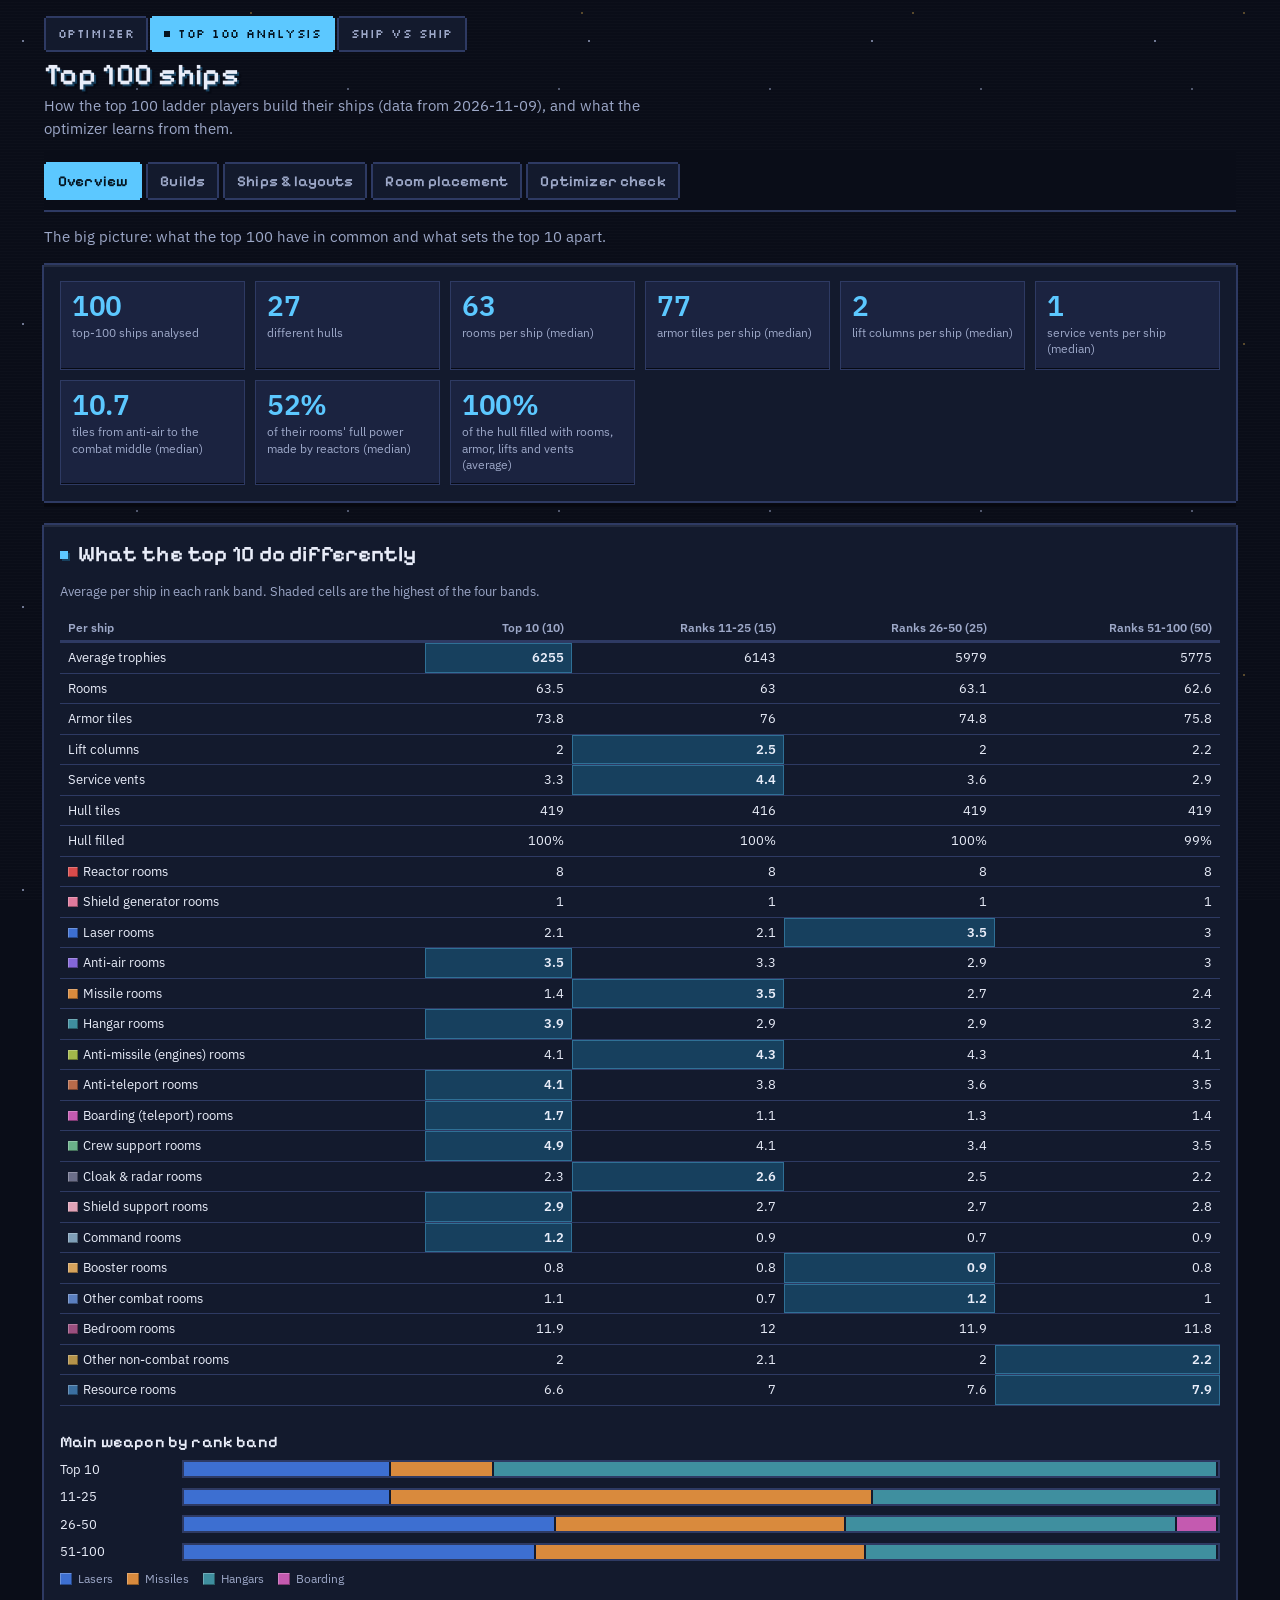
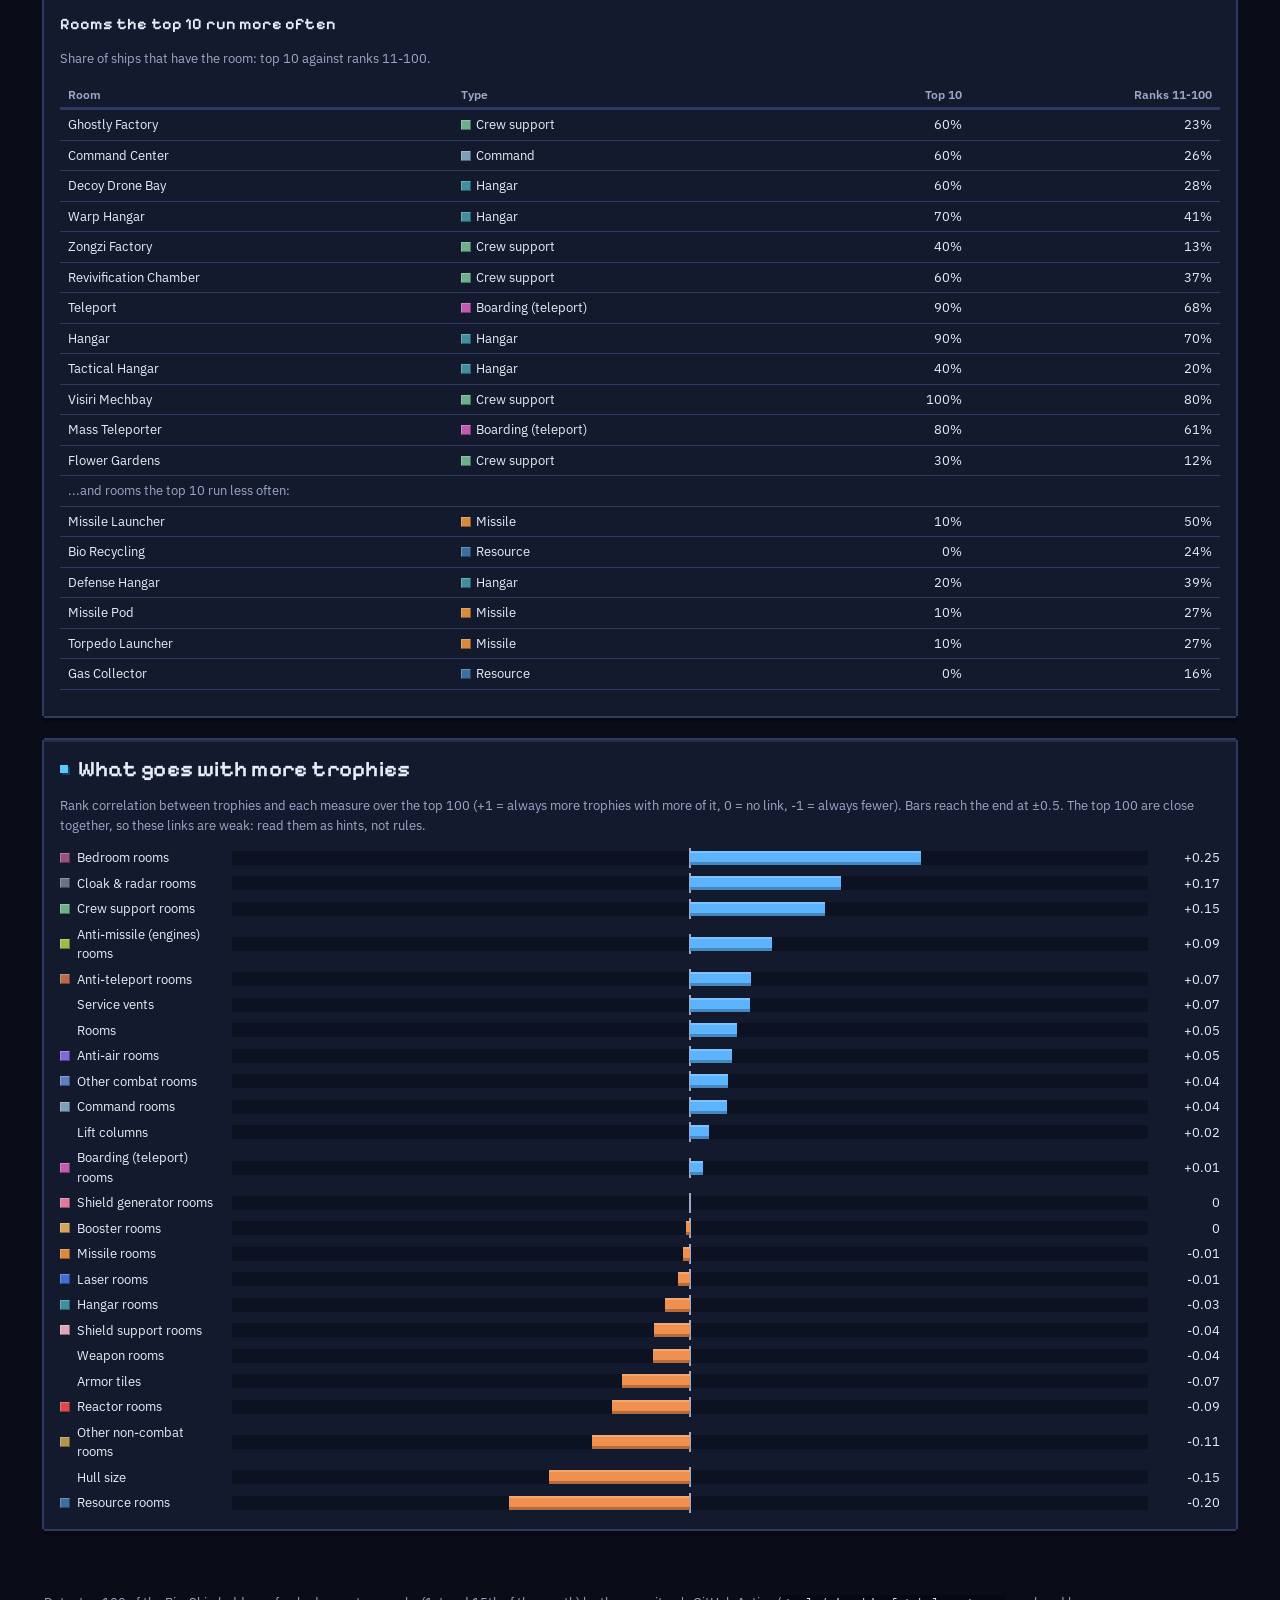
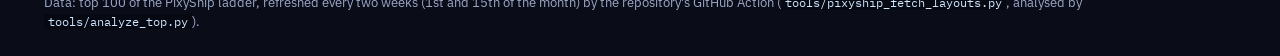
<file: analyze.html>
<!doctype html>
<html lang="en">
<head>
  <meta charset="utf-8">
  <meta name="viewport" content="width=device-width, initial-scale=1">
  <meta name="description" content="How the top 100 Pixel Starships ladder players build their ships: builds, rooms, power, gate placement and layouts.">
  <meta name="color-scheme" content="dark">
  <title>Top 100 Analysis</title>
  <meta name="theme-color" content="#0a0d18">
  <link rel="preconnect" href="https://fonts.googleapis.com">
  <link rel="preconnect" href="https://fonts.gstatic.com" crossorigin>
  <link rel="stylesheet" href="https://fonts.googleapis.com/css2?family=IBM+Plex+Mono&family=IBM+Plex+Sans:wght@400;500;600&family=Pixelify+Sans:wght@500;600&family=Silkscreen&display=swap">
  <link rel="stylesheet" href="css/theme.css">
  <link rel="stylesheet" href="css/style.css">
  <link rel="stylesheet" href="css/analyze.css">
</head>
<body>
  <header>
    <nav class="topnav" aria-label="Site"><a href="index.html">Optimizer</a><a href="analyze.html" class="active" aria-current="page">Top 100 analysis</a><a href="battle.html">Ship vs ship</a></nav>
    <h1>Top 100 ships</h1>
    <p id="subtitle">How the top 100 ladder players build their ships, and what the optimizer learns from them.</p>
  </header>

  <main class="single">
    <div id="loadMsg" class="panel muted" role="status" aria-live="polite">Loading top-100 data...</div>
    <nav class="pagetabs" id="pageTabs" hidden role="tablist" aria-label="Top 100 analysis sections">
      <a href="#overview" role="tab" data-tab="overview">Overview</a>
      <a href="#builds" role="tab" data-tab="builds">Builds</a>
      <a href="#ships" role="tab" data-tab="ships">Ships & layouts</a>
      <a href="#placement" role="tab" data-tab="placement">Room placement</a>
      <a href="#optimizer" role="tab" data-tab="optimizer">Optimizer check</a>
    </nav>
    <div class="tabpane" data-tab="overview" hidden>
      <p class="tabintro">The big picture: what the top 100 have in common and what sets the top 10 apart.</p>
    <section class="panel" id="secOverview" hidden>
      <div id="tiles" class="tiles"></div>
    </section>
    <section class="panel" id="secTiers" hidden>
      <h2>What the top 10 do differently</h2>
      <p class="muted">Average per ship in each rank band. Shaded cells are the highest of the four bands.</p>
      <div class="tablewrap free"><table id="tierTable"></table></div>
      <h3>Main weapon by rank band</h3>
      <div id="weaponMix" class="stack"></div>
      <div id="weaponLegend" class="legend"></div>
      <h3>Rooms the top 10 run more often</h3>
      <p class="muted">Share of ships that have the room: top 10 against ranks 11-100.</p>
      <div class="tablewrap free"><table id="top10Rooms"></table></div>
    </section>
    <section class="panel" id="secTrophy" hidden>
      <h2>What goes with more trophies</h2>
      <p class="muted">Rank correlation between trophies and each measure over the top 100 (+1 = always more trophies with more
        of it, 0 = no link, -1 = always fewer). Bars reach the end at &plusmn;0.5. The top 100 are close together, so these links are weak: read them as hints, not rules.</p>
      <div id="trophyBars" class="dbars"></div>
    </section>
    </div>
    <div class="tabpane" data-tab="builds" hidden>
      <p class="tabintro">Which weapon setups the top 100 fly, what rooms each build runs, and how much power they use. Plan a build here and open it in the optimizer.</p>
      <details class="glossary"><summary>What do these words mean?</summary>
        <ul class="muted">
          <li><b>Build</b>: the main weapon type a ship relies on (lasers, missiles, hangars = fighters, cannons, boarding = teleports). A hybrid mixes two.</li>
          <li><b>Anti-air / engines (anti-missile)</b>: rooms that shoot down incoming missiles and fighters.</li>
          <li><b>Anti-teleport</b>: rooms that stop enemy boarding teleports (security gates, repulsors, interdictors).</li>
          <li><b>Lifts and Service vents</b>: how crew move between rooms. Lifts go up and down, vents go sideways.</li>
          <li><b>Power made vs needed</b>: what the reactors produce compared with what all rooms would draw at full power.</li>
          <li><b>Layout letters</b> (GRA, CAR, REA...): initials of the room name. Hover a room in a layout for its full name.</li>
        </ul>
      </details>
    <section class="panel" id="secExplorer" hidden>
      <h2>Build explorer</h2>
      <p class="muted">Pick a build to see which rooms its top-100 ships run, per 100 hull tiles (so you can scale it to
        your hull) and which room of each type they prefer. <b>Plan this build</b> opens the optimizer with the room
        recommender set to it: it scales the list to your hull and keeps only rooms your ship level can build.</p>
      <div class="toolbar"><select id="exPick" aria-label="Build"></select>
        <a id="exPlan" class="btnlink" href="#">Plan this build in the optimizer</a></div>
      <div id="exInfo" class="muted"></div>
      <div class="tablewrap free"><table id="exTable"></table></div>
    </section>
    <section class="panel" id="secBuilds" hidden>
      <h2>Builds: offense and defense</h2>
      <p class="muted">Each ship is classified by its weapons (the biggest share is the build; a second weapon type with at
        least a quarter of the weapon rooms makes it a hybrid) and by its defenses compared with the rest of the top 100
        (heavy = top quarter, light = bottom quarter). Cannons = EMP, Ion, Gamma beam and similar; boarding = teleports.</p>
      <p class="muted">Bars: number of top-100 ships with that build · best rank among them.</p>
      <div id="buildBars" class="hbars"></div>
      <h3>What each build runs</h3>
      <p class="muted">Average rooms per ship (armor = armor tiles). Shaded cells are well above the top-100 middle.</p>
      <div class="tablewrap free"><table id="buildTable"></table></div>
      <h3>Every ship</h3>
      <div class="toolbar"><select id="buildFilter" aria-label="Filter by build"></select></div>
      <div class="tablewrap tall"><table id="buildShips"></table></div>
    </section>
    <section class="panel" id="secPower" hidden>
      <h2>Power: made and needed</h2>
      <p class="muted">For every top ship: the power its reactors make, and the power all its systems (weapons, shields,
        engines, crew rooms ...) draw when running at full power. The ladder data has no room levels, so every room is
        counted at the best level the ship's level allows. Players power systems as needed, so ships make far less than
        all their systems could draw. The room recommender uses each build's ratio.</p>
      <div id="powerTiles" class="tiles"></div>
      <h3>By build</h3>
      <div class="tablewrap free"><table id="powerTable"></table></div>
      <h3>Where the power goes</h3>
      <p class="muted">Share of all top ships' full-power draw, by room type.</p>
      <div id="powerDraw" class="hbars"></div>
    </section>
    </div>
    <div class="tabpane" data-tab="ships" hidden>
      <p class="tabintro">The hulls top players fly and their actual layouts. Open any hull in the optimizer to start from these layouts.</p>
    <section class="panel" id="secHulls" hidden>
      <h2>Hulls they fly</h2>
      <p class="muted">Open a hull in the optimizer: it then starts searching from these players' layouts.</p>
      <div class="tablewrap tall"><table id="hullTable"></table></div>
    </section>
    <section class="panel" id="secGallery" hidden>
      <h2>Layouts</h2>
      <div class="toolbar">
        <select id="galPick" aria-label="Player"></select>
        <a id="galOpen" class="btnlink" href="#">Open this hull in the optimizer</a>
      </div>
      <div id="galInfo" class="muted"></div>
      <div id="galBuild" class="buildlabel"></div>
      <div id="galSvg" class="layoutbox"></div>
      <div id="galLegend" class="legend"></div>
    </section>
    </div>
    <div class="tabpane" data-tab="placement" hidden>
      <p class="tabintro">Where top ships put their rooms: rooms per ship, anti-teleport gates, hull edge, neighbours, armor and lifts. The optimizer learns these patterns.</p>
    <section class="panel" id="secRooms" hidden>
      <h2>Rooms per ship</h2>
      <p class="muted">Median number of rooms of each type in a top-100 ship (bar), with the middle half of ships (line).</p>
      <div id="roomBars" class="hbars"></div>
      <h3>Most used rooms</h3>
      <div class="tablewrap tall"><table id="popTable"></table></div>
    </section>
    <section class="panel" id="secGates" hidden>
      <h2>Gate placement (anti-teleport)</h2>
      <p class="muted">Where top ships put their Teleport Interdictor Gates, Security Gates and Teleport Repulsors,
        compared with all their other combat rooms. "Left / right" matters because crew walk through rooms sideways.</p>
      <div id="gateTake" class="takeaways"></div>
      <div class="tablewrap free"><table id="gateTable"></table></div>
      <div class="grid2col">
        <div><h3>Security Gate next to a lift: the other side</h3><div id="gateLiftOther" class="hbars"></div></div>
        <div><h3>How ships place their two Interdictor Gates</h3><div id="gatePairs" class="hbars"></div></div>
      </div>
      <h3>Gates per ship</h3>
      <div class="tablewrap free"><table id="gateCounts"></table></div>
      <h3>What the optimizer learns</h3>
      <div id="gateLearn" class="muted"></div>
    </section>
    <section class="panel" id="secEdge" hidden>
      <h2>Which rooms face the hull edge</h2>
      <p class="muted">How much of each room type's outline is hull edge, compared with the average room
        (log2 ratio: +1 = twice as often, -1 = half as often). The optimizer uses this as <code>TAG_EDGE</code>.</p>
      <div id="edgeBars" class="dbars"></div>
    </section>
    <section class="panel" id="secAdj" hidden>
      <h2>Which rooms sit next to each other</h2>
      <p class="muted">Touching room pairs compared with chance (log2 of observed / expected). Blue = top ships put
        these types together more often than chance, orange = they keep them apart. Pairs seen too rarely are left grey
        and are not used by the optimizer (<code>TAG_ADJ</code>). Hover a cell for the counts.</p>
      <div class="tablewrap free"><table id="adjTable" class="heat"></table></div>
      <div class="scale"><span>apart</span><i class="sw" style="background:var(--neg)"></i><i class="sw" style="background:var(--mid)"></i><i class="sw" style="background:var(--pos)"></i><span>together</span></div>
    </section>
    <section class="panel" id="secArmor" hidden>
      <h2>Armor and lifts</h2>
      <div id="armorBars" class="hbars"></div>
      <div id="armorNotes" class="muted"></div>
    </section>
    </div>
    <div class="tabpane" data-tab="optimizer" hidden>
      <p class="tabintro">How close the optimizer gets to the real top ships with the same hull and rooms.</p>
    <section class="panel" id="secCalib" hidden>
      <h2>How close the optimizer gets</h2>
      <div id="benchText"></div>
      <div class="tablewrap free"><table id="benchTable"></table></div>
    </section>
    </div>
  </main>

  <footer class="muted">Data: top 100 of the PixyShip ladder, refreshed every two weeks (1st and 15th of the month) by the repository's GitHub Action
    (<code>tools/pixyship_fetch_layouts.py</code>, analysed by <code>tools/analyze_top.py</code>).</footer>

  <script src="js/categories.js"></script>
  <script src="js/hulls.js"></script>
  <script src="js/gamerooms.js"></script>
  <script src="js/top.js"></script>
  <script src="js/analyze.js"></script>
</body>
</html>
</file>
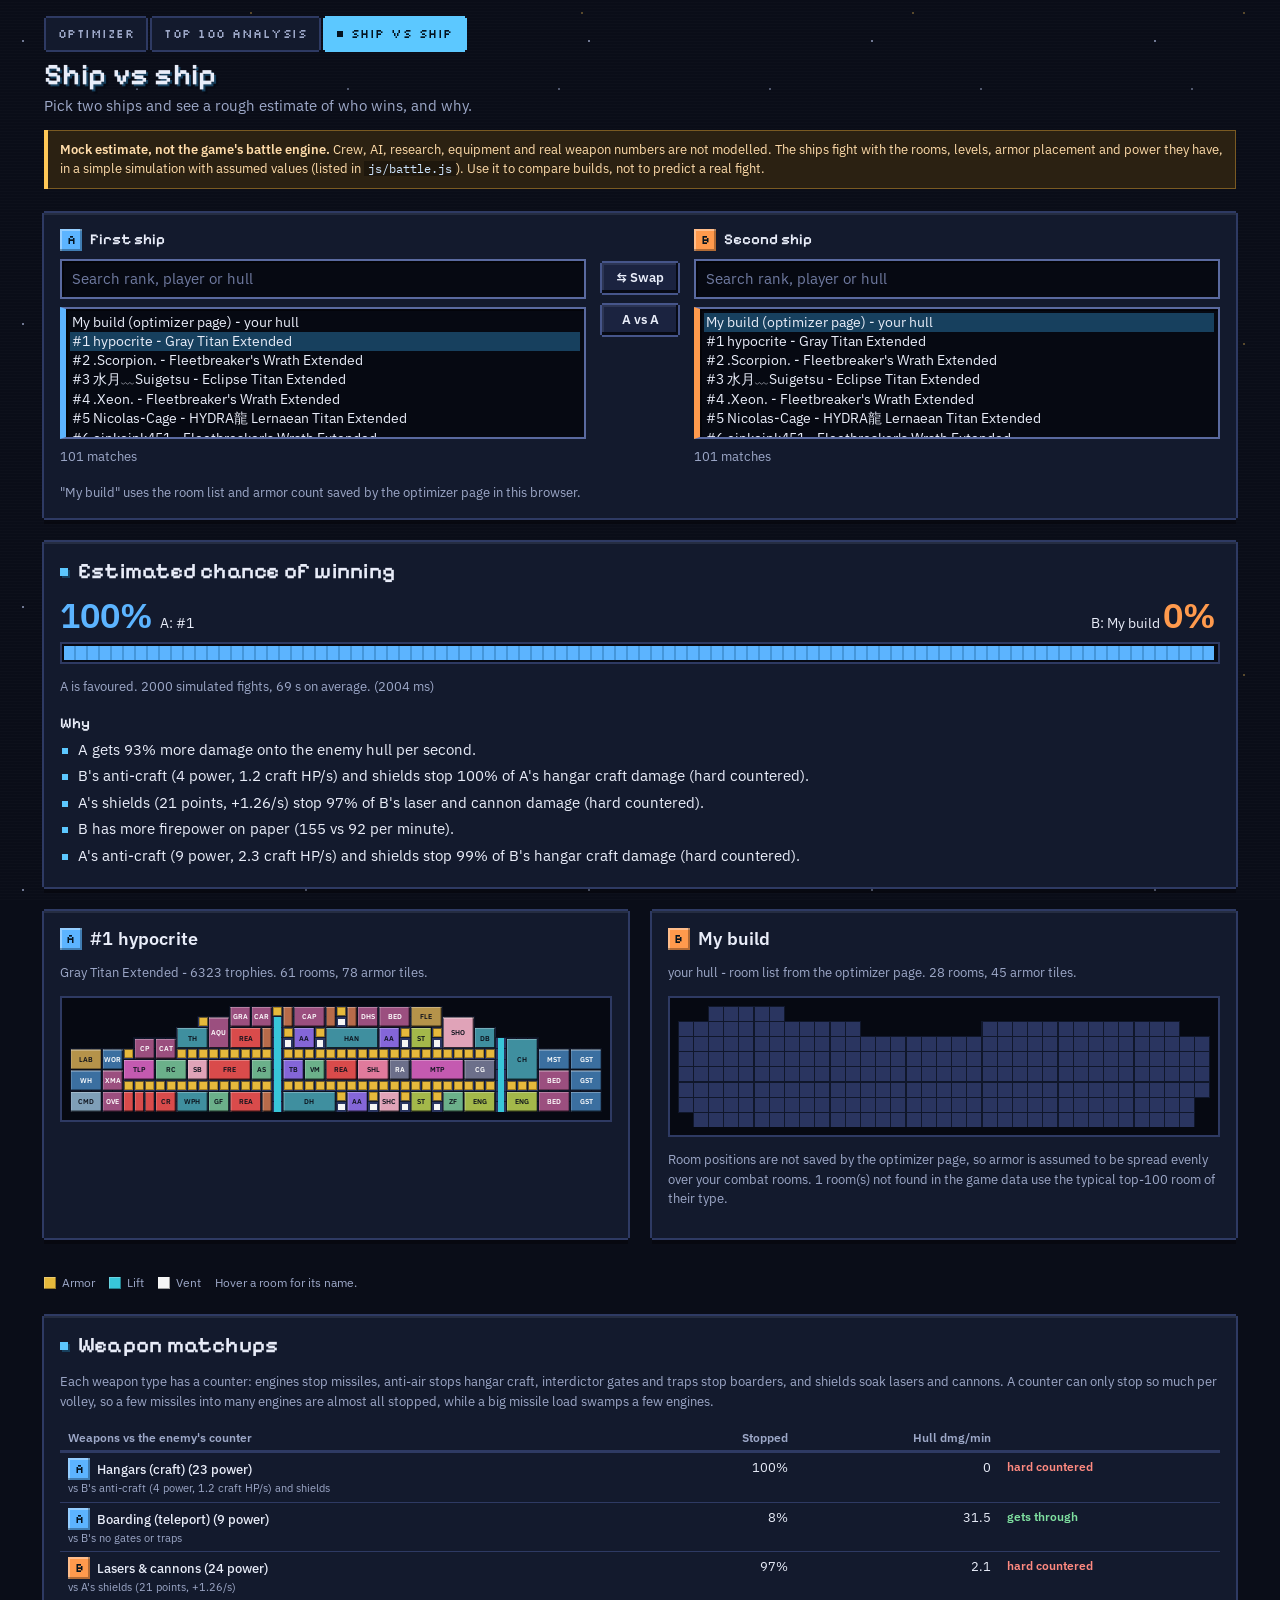
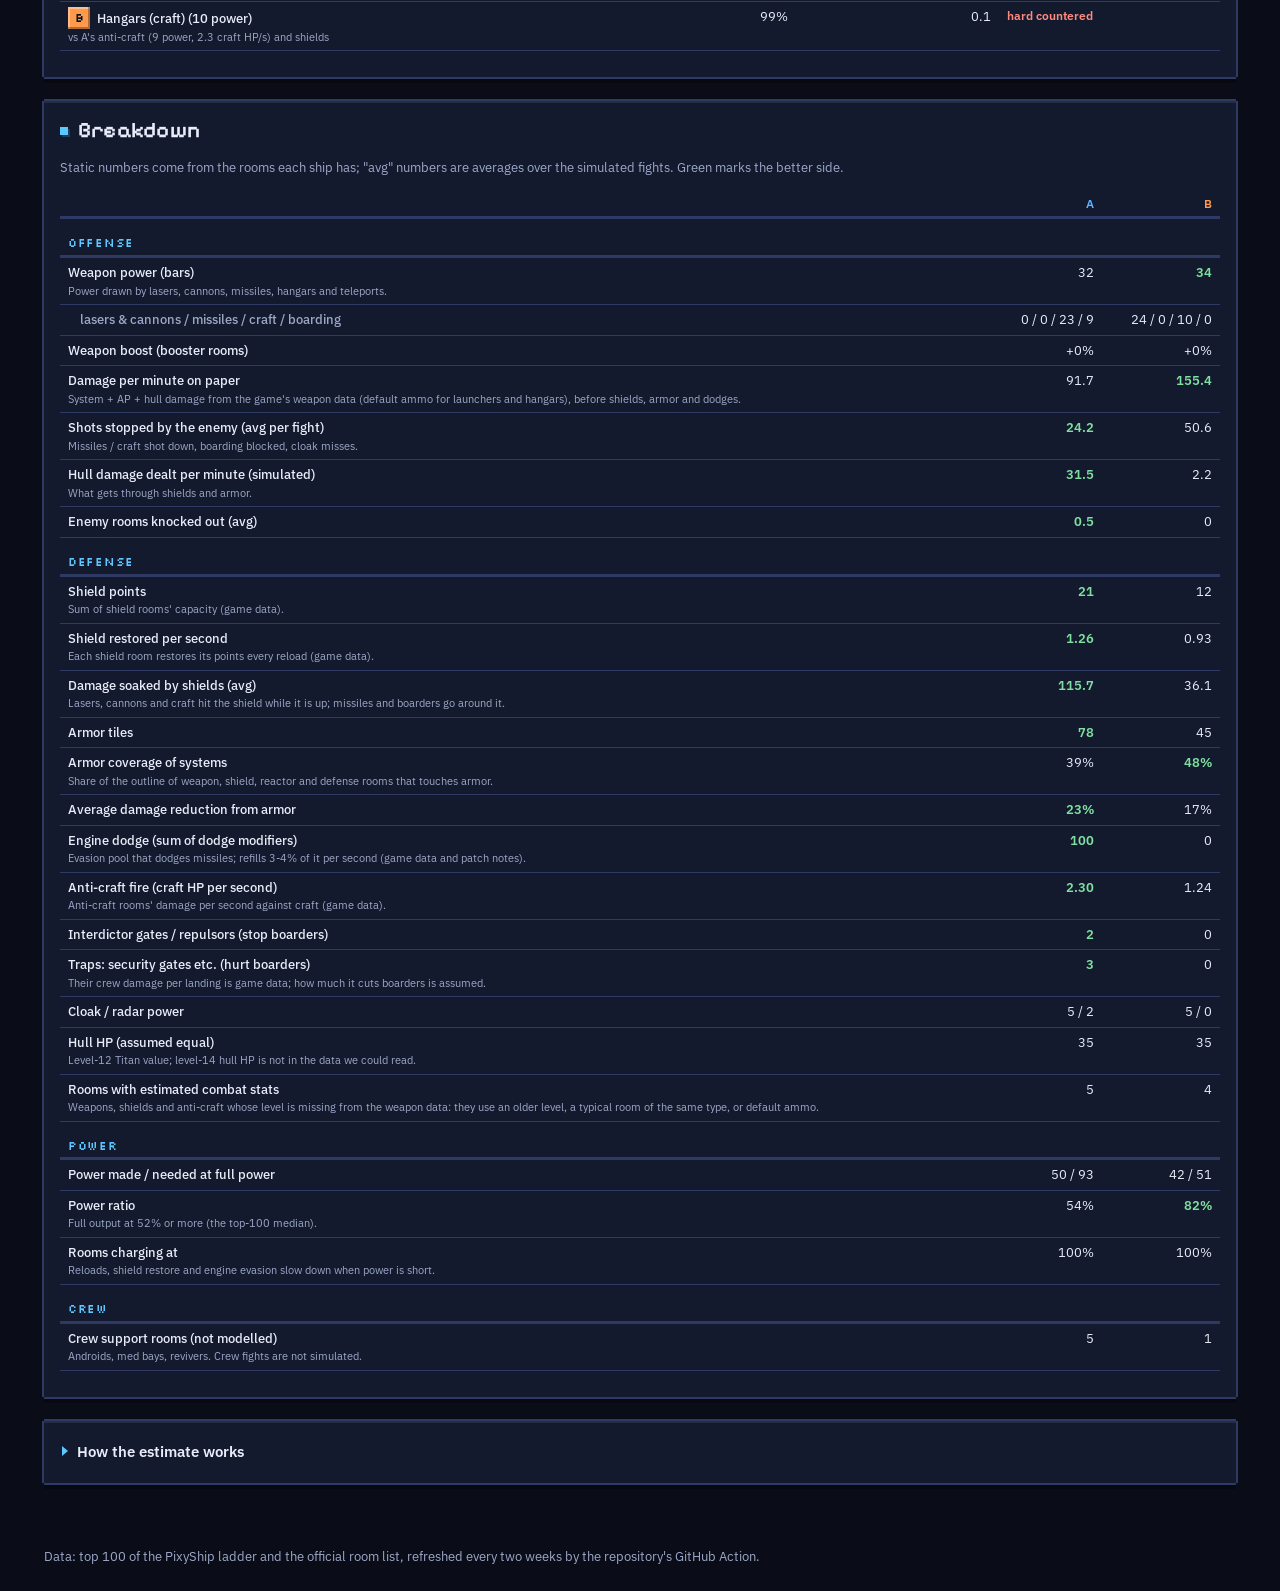
<file: battle.html>
<!doctype html>
<html lang="en">
<head>
  <meta charset="utf-8">
  <meta name="viewport" content="width=device-width, initial-scale=1">
  <meta name="description" content="Mock win-rate estimate between two Pixel Starships ship layouts from the top 100 ladder (or your own build).">
  <meta name="color-scheme" content="dark">
  <title>Ship vs Ship</title>
  <meta name="theme-color" content="#0a0d18">
  <link rel="preconnect" href="https://fonts.googleapis.com">
  <link rel="preconnect" href="https://fonts.gstatic.com" crossorigin>
  <link rel="stylesheet" href="https://fonts.googleapis.com/css2?family=IBM+Plex+Mono&family=IBM+Plex+Sans:wght@400;500;600&family=Pixelify+Sans:wght@500;600&family=Silkscreen&display=swap">
  <link rel="stylesheet" href="css/theme.css">
  <link rel="stylesheet" href="css/style.css">
  <link rel="stylesheet" href="css/analyze.css">
  <link rel="stylesheet" href="css/battle.css">
</head>
<body>
  <header>
    <nav class="topnav" aria-label="Site"><a href="index.html">Optimizer</a><a href="analyze.html">Top 100 analysis</a><a href="battle.html" class="active" aria-current="page">Ship vs ship</a></nav>
    <h1>Ship vs ship</h1>
    <p>Pick two ships and see a rough estimate of who wins, and why.</p>
  </header>

  <main class="single">
    <p class="disclaimer" role="note"><b>Mock estimate, not the game's battle engine.</b> Crew, AI, research, equipment and real
      weapon numbers are not modelled. The ships fight with the rooms, levels, armor placement and power they have, in a simple
      simulation with assumed values (listed in <code>js/battle.js</code>). Use it to compare builds, not to predict a real fight.</p>
    <div id="loadMsg" class="panel muted" role="status" aria-live="polite">Loading ships...</div>

    <div id="app" hidden>
      <section class="panel pickers" aria-label="Choose the two ships">
        <div class="picker pa">
          <label for="findA"><span class="tag ta">A</span> First ship</label>
          <input type="search" id="findA" placeholder="Search rank, player or hull" autocomplete="off" aria-describedby="countA">
          <select id="pickA" size="6" aria-label="First ship"></select>
          <span id="countA" class="muted"></span>
        </div>
        <div class="vsbtns">
          <button type="button" id="swap" title="Swap A and B" aria-label="Swap ships A and B">&#8646; Swap</button>
          <button type="button" id="mirror" title="Fight A against itself" aria-label="Fight ship A against itself (should be about 50%)">A vs A</button>
        </div>
        <div class="picker pb">
          <label for="findB"><span class="tag tb">B</span> Second ship</label>
          <input type="search" id="findB" placeholder="Search rank, player or hull" autocomplete="off" aria-describedby="countB">
          <select id="pickB" size="6" aria-label="Second ship"></select>
          <span id="countB" class="muted"></span>
        </div>
        <p id="mineNote" class="muted full"></p>
      </section>

      <section class="panel" id="result" aria-live="polite" aria-busy="true">
        <h2>Estimated chance of winning</h2>
        <div id="odds"></div>
        <p id="verdict" class="muted"></p>
        <h3>Why</h3>
        <ul id="why"></ul>
      </section>

      <div class="ships">
        <section class="panel" id="shipA" aria-label="Ship A"></section>
        <section class="panel" id="shipB" aria-label="Ship B"></section>
      </div>
      <div class="legend" aria-hidden="true">
        <span><i style="background:#e6b93c"></i>Armor</span><span><i style="background:#38c6d9"></i>Lift</span><span><i style="background:#f5f5f5"></i>Vent</span>
        <span>Hover a room for its name.</span>
      </div>

      <section class="panel">
        <h2>Weapon matchups</h2>
        <p class="muted">Each weapon type has a counter: engines stop missiles, anti-air stops hangar craft, interdictor gates and
          traps stop boarders, and shields soak lasers and cannons. A counter can only stop so much per volley, so a few
          missiles into many engines are almost all stopped, while a big missile load swamps a few engines.</p>
        <div id="matchups" class="tablewrap free"></div>
      </section>

      <section class="panel">
        <h2>Breakdown</h2>
        <p class="muted">Static numbers come from the rooms each ship has; "avg" numbers are averages over the simulated fights. Green marks the better side.</p>
        <div id="breakdown" class="tablewrap free"></div>
      </section>

      <details class="panel how">
        <summary>How the estimate works</summary>
        <ul class="muted">
          <li>Every room is taken at the best level a level-14 ship can build (the layouts do not say which level each room has).</li>
          <li>Each weapon fires a volley about every 10 seconds (with random timing). Its damage grows with the power the room draws,
            times the power the ship makes compared with what its rooms need (full output at the top-100 median, as top ships never power everything),
            plus 5% per booster room.</li>
          <li>Lasers, cannons and missiles hit shields first; fighters and boarding do not. Engines shoot down missiles, anti-air shoots down fighters,
            and teleport gates stop boarding, more often the more of them a ship has. Cloak makes some shots miss, radar cancels it.</li>
          <li>Shots hit a random room. Armor next to that room reduces the damage by the armor's level (Lv16: 22%) times how much of the room's outline touches armor.
            Rooms that take too much damage stop working (no repairs: no crew), so losing reactors costs power and losing shield rooms costs shields.</li>
          <li>Both ships have the same hull HP (hull HP is not in the data). A fight ends when a hull reaches zero, or after 3 minutes (more hull left wins).</li>
          <li>Each fight scales each side's damage by a random &plusmn;25% for everything not modelled. 2000 fights give the percentage.</li>
          <li>Checks: a ship against itself comes out at about 50% (48-53% for single ships). Across all 4950 pairs of top-100 ships the better-ranked ship wins only 48%
            of the time: the top 100 run nearly the same rooms, so what separates them (crew, research, play) is exactly what this model leaves out.</li>
        </ul>
      </details>
    </div>
  </main>

  <footer class="muted">Data: top 100 of the PixyShip ladder and the official room list, refreshed every two weeks by the repository's GitHub Action.</footer>

  <script src="js/categories.js"></script>
  <script src="js/hulls.js"></script>
  <script src="js/gamerooms.js"></script>
  <script src="js/top.js"></script>
  <script src="js/battle.js"></script>
</body>
</html>
</file>
<file: css/theme.css>
/* ==========================================================================
   Shared design system for all three pages (index, analyze, battle).
   Retro sci-fi game UI: dark space, chunky pixel-stepped borders, square corners.
   Pixel fonts only for headings and labels; body text and numbers stay in a clean sans
   with tabular figures. Load order: theme.css, then style.css, then the page's own css.
   ========================================================================== */
:root {
  color-scheme: dark;
  /* ---- colour ---- */
  --bg: #0a0d18;            /* deep space */
  --bg-star: #c9d6ff;       /* starfield dots */
  --well: #060912;          /* inputs, drawing backgrounds, tracks */
  --panel: #131a2d;         /* window face */
  --panel2: #1b2340;        /* raised surface inside a window */
  --panel3: #232d52;        /* hover / selected surface */
  --border: #2e3a63;        /* pixel frame */
  --border-hi: #46558a;     /* raised frame, hovered frame */
  --field-border: #5a6aa0;  /* input/select edge: 3:1 on panel and well */
  --shade: #070a14;         /* bevel shadow */
  --light: rgba(190, 210, 255, .10); /* bevel highlight */
  --text: #e9edf9;
  --muted: #9da8c8;         /* 7:1 on --panel */
  --accent: #5cc8ff;        /* scanner cyan */
  --accent-ink: #04131f;    /* text on accent */
  --accent-dim: #17405e;    /* selected fill */
  --gold: #ffc857;          /* pixel highlight, warnings */
  --good: #7fe0a0;
  --warn: #ffb86b;
  --bad: #ff6b6b;
  --warn-bg: #2b2112; --warn-line: #7a5a22; --warn-text: #ffdcaa;
  --bad-bg: #2e141b;  --bad-line: #a33a48;  --bad-text: #ffd0d0;
  /* ---- type ---- */
  --font-pixel: "Silkscreen", "Pixelify Sans", ui-monospace, monospace;          /* tiny labels, tabs, nav */
  --font-display: "Pixelify Sans", "Silkscreen", system-ui, sans-serif;          /* headings only */
  --font-body: "IBM Plex Sans", system-ui, -apple-system, "Segoe UI", sans-serif;
  --font-mono: "IBM Plex Mono", ui-monospace, Menlo, Consolas, monospace;
  --fs-xs: 12px; --fs-sm: 13px; --fs-md: 15px; --fs-lg: 18px; --fs-xl: 22px; --fs-2xl: 30px;
  /* ---- space, frame ---- */
  --s1: 4px; --s2: 8px; --s3: 12px; --s4: 16px; --s5: 24px; --s6: 32px;
  --px: 2px;                /* one "game pixel" */
  --radius: 0;
  --page-max: 1240px;      /* header, main and footer width on every page */
}

/* ---- base ---- */
* { box-sizing: border-box; }
html { background: var(--bg); }
body {
  margin: 0; color: var(--text); font: 400 var(--fs-md)/1.5 var(--font-body);
  font-variant-numeric: tabular-nums;
  background-color: var(--bg);
  /* static starfield: three tiled layers of single-pixel stars, plus a faint scanline */
  background-image:
    repeating-linear-gradient(0deg, rgba(255, 255, 255, .012) 0 1px, transparent 1px 3px),
    radial-gradient(1px 1px at 23px 41px, var(--bg-star), transparent 1.5px),
    radial-gradient(1px 1px at 137px 89px, rgba(201, 214, 255, .7), transparent 1.5px),
    radial-gradient(1.5px 1.5px at 201px 171px, rgba(92, 200, 255, .8), transparent 2px),
    radial-gradient(1px 1px at 61px 211px, rgba(201, 214, 255, .5), transparent 1.5px),
    radial-gradient(1px 1px at 251px 13px, rgba(255, 200, 87, .6), transparent 1.5px);
  background-size: auto, 283px 283px, 211px 211px, 389px 389px, 157px 157px, 331px 331px;
  background-attachment: fixed;
  -webkit-font-smoothing: antialiased;
}
[hidden] { display: none !important; }
::selection { background: var(--accent); color: var(--accent-ink); }
a { color: var(--accent); text-underline-offset: 3px; }
a:hover { color: #9fdcff; }
code { font-family: var(--font-mono); font-size: .9em; background: var(--well); padding: 0 4px; color: #cfe6ff; }
b, strong { font-weight: 600; }
h1, h2, h3 { font-family: var(--font-display); font-weight: 600; letter-spacing: .01em; text-wrap: balance; }
h2, h3, h4 { margin: var(--s3) 0 6px; }
h2 { margin: 0; font-size: var(--fs-lg); line-height: 1.25; flex: 1; }
h3 { font-size: 16px; }
h4 { font: 400 12px/1.4 var(--font-pixel); letter-spacing: .06em; text-transform: uppercase; color: var(--accent); }
.muted { color: var(--muted); font-size: var(--fs-sm); }
:focus-visible { outline: 2px solid var(--gold); outline-offset: 3px; }
.vh { position: absolute; width: 1px; height: 1px; overflow: hidden; clip: rect(0 0 0 0); white-space: nowrap; }

/* thin square scrollbars */
* { scrollbar-width: thin; scrollbar-color: var(--border-hi) var(--well); }
::-webkit-scrollbar { width: 10px; height: 10px; }
::-webkit-scrollbar-track { background: var(--well); }
::-webkit-scrollbar-thumb { background: var(--border-hi); border: 2px solid var(--well); }

/* ---- page frame ---- */
header, footer, main { padding-left: max(16px, env(safe-area-inset-left, 0px)); padding-right: max(16px, env(safe-area-inset-right, 0px)); }
header { padding-block: var(--s4) var(--s3); }
footer { padding-block: var(--s4) var(--s5); font-size: var(--fs-sm); color: var(--muted); }
@media (min-width: 601px) {
  header, footer, main { padding-left: max(24px, env(safe-area-inset-left, 0px)); padding-right: max(24px, env(safe-area-inset-right, 0px)); }
}
header h1 {
  margin: var(--s2) 0 var(--s1); font-size: var(--fs-2xl); line-height: 1.1; color: var(--text);
  text-shadow: var(--px) var(--px) 0 var(--accent-dim), calc(var(--px) * 2) calc(var(--px) * 2) 0 var(--shade);
}
header > p { margin: 0; color: var(--muted); max-width: 70ch; }
@media (max-width: 600px) { header h1 { font-size: 24px; } }

/* ---- top nav: game menu tabs ---- */
.topnav { display: flex; flex-wrap: wrap; gap: 6px; margin: 2px 2px var(--s2); }
.topnav a {
  --bc: var(--border);
  display: inline-flex; align-items: center; min-height: 32px; padding: 4px 12px;
  font: 400 12px/1 var(--font-pixel); letter-spacing: .04em; text-transform: uppercase;
  color: var(--muted); text-decoration: none; background: var(--panel);
  box-shadow: 0 -2px 0 var(--bc), 0 2px 0 var(--bc), -2px 0 0 var(--bc), 2px 0 0 var(--bc);
}
.topnav a:hover { --bc: var(--border-hi); color: var(--text); background: var(--panel2); }
.topnav a.active { --bc: var(--accent); color: var(--accent-ink); background: var(--accent); }
.topnav a.active::before { content: ""; width: 6px; height: 6px; margin-right: 8px; background: var(--accent-ink); }

/* ---- panels: game UI windows (2px stepped frame, notched corners, top highlight) ---- */
.panel {
  --bc: var(--border);
  background: var(--panel); border: 0; border-radius: var(--radius); padding: var(--s4);
  box-shadow: 0 -2px 0 var(--bc), 0 2px 0 var(--bc), -2px 0 0 var(--bc), 2px 0 0 var(--bc),
    inset 0 2px 0 var(--light), 0 6px 0 rgba(0, 0, 0, .35);
}
.panel h2 { display: flex; align-items: center; gap: 10px; }
.panel > h2::before, .tabpane > h2::before {
  content: ""; flex: none; width: 8px; height: 8px; background: var(--accent);
  box-shadow: 2px 2px 0 var(--accent-dim);
}

/* ---- buttons: raised pixel blocks that press in ---- */
button, .btnlink {
  --bc: var(--border-hi); --face: var(--panel2);
  position: relative; display: inline-flex; align-items: center; justify-content: center; gap: 6px;
  background: var(--face); color: var(--text); border: 0; border-radius: var(--radius);
  padding: 7px 14px; cursor: pointer;
  font: 600 var(--fs-sm)/1.25 var(--font-body); text-decoration: none; text-align: center;
  box-shadow: 0 -2px 0 var(--bc), 0 2px 0 var(--bc), -2px 0 0 var(--bc), 2px 0 0 var(--bc),
    inset -2px -3px 0 var(--shade), inset 2px 2px 0 var(--light);
  transition: background-color .12s steps(2), transform .06s steps(1);
}
button:hover:not(:disabled), .btnlink:hover { --face: var(--panel3); --bc: var(--accent); color: var(--text); }
button:active:not(:disabled), .btnlink:active {
  transform: translateY(2px);
  box-shadow: 0 -2px 0 var(--bc), 0 2px 0 var(--bc), -2px 0 0 var(--bc), 2px 0 0 var(--bc),
    inset 2px 3px 0 var(--shade);
}
button:disabled { opacity: .45; cursor: not-allowed; }
button.primary, .btnlink:not(.small) {
  --face: var(--accent); --bc: #2a8fc8; color: var(--accent-ink);
  box-shadow: 0 -2px 0 var(--bc), 0 2px 0 var(--bc), -2px 0 0 var(--bc), 2px 0 0 var(--bc),
    inset -2px -3px 0 #2a8fc8, inset 2px 2px 0 rgba(255, 255, 255, .45);
}
button.primary:hover:not(:disabled), .btnlink:not(.small):hover { --face: #8fdbff; --bc: #c8eeff; color: var(--accent-ink); }
button.small, .btnlink.small { padding: 4px 9px; font-size: var(--fs-xs); }
button.active, .btnlink.active { --face: var(--accent-dim); --bc: var(--accent); color: var(--text); }
button.icon { flex: none; width: 28px; padding: 3px 0; }
button.linkbtn {
  background: none; box-shadow: none; padding: 0; margin: 0; color: var(--accent); font-weight: 600;
  text-align: left; justify-content: flex-start; justify-self: start;
}
button.linkbtn:hover:not(:disabled) { background: none; color: #9fdcff; text-decoration: underline; text-underline-offset: 3px; }
button.linkbtn:active:not(:disabled) { transform: none; box-shadow: none; }
.toolbar { display: flex; flex-wrap: wrap; gap: 8px; align-items: center; margin: var(--s2) 0; }
.toolbar.tight { margin: 6px 0; }

/* ---- form controls: sunken wells ---- */
input[type=number], input[type=text], input[type=search], textarea, select {
  background: var(--well); color: var(--text); border: 2px solid var(--field-border); border-radius: var(--radius);
  font: inherit; box-shadow: inset 2px 2px 0 rgba(0, 0, 0, .5);
}
input[type=number], input[type=text] { width: 100%; padding: 5px 8px; }
input[type=search] { padding: 7px 10px; flex: 1; min-width: 0; }
select { padding: 5px 6px; min-width: 0; max-width: 100%; }
textarea { width: 100%; padding: 8px; font: 13px/1.25 var(--font-mono); white-space: pre; overflow-x: auto; }
input::placeholder, textarea::placeholder { color: #6f7aa0; }
input:hover, select:hover, textarea:hover { border-color: #7b8bc4; }
input:focus, select:focus, textarea:focus { outline: none; border-color: var(--accent); }
input:focus-visible, select:focus-visible, textarea:focus-visible { outline: 2px solid var(--gold); outline-offset: 1px; }
input.invalid { border-color: var(--bad); }
input[type=checkbox], input[type=radio] { accent-color: var(--accent); width: 16px; height: 16px; vertical-align: -3px; margin: 0 6px 0 0; }
option { background: var(--well); color: var(--text); }

/* ---- tabs (shared look for page tabs, settings tabs, layout tabs) ---- */
.pagetabs a, .paneltabs button { font: 600 15px/1.2 var(--font-display); letter-spacing: .01em; }

/* ---- tables ---- */
table { border-collapse: collapse; width: 100%; font-size: var(--fs-sm); font-variant-numeric: tabular-nums; }
th, td { text-align: left; padding: 5px 8px; border-bottom: 1px solid var(--border); }
th { position: sticky; top: 0; background: var(--panel); font-weight: 600; color: var(--muted); font-size: var(--fs-xs); }
thead th, table > tr:first-child > th { box-shadow: inset 0 -2px 0 var(--border); }
tbody tr:hover td, table > tr:hover > td { background: rgba(92, 200, 255, .045); }
td.num, th.num { text-align: right; font-variant-numeric: tabular-nums; }
.tablewrap {
  --tw-bg: var(--panel);
  max-height: 320px; overflow: auto; margin-bottom: 10px; -webkit-overflow-scrolling: touch;
  /* scroll hint: a cyan glow at an edge that has more table behind it (covers scroll with the content) */
  background:
    linear-gradient(90deg, var(--tw-bg) 50%, rgba(19, 26, 45, 0)) left / 32px 100% no-repeat local,
    linear-gradient(270deg, var(--tw-bg) 50%, rgba(19, 26, 45, 0)) right / 32px 100% no-repeat local,
    linear-gradient(90deg, rgba(92, 200, 255, .5), rgba(92, 200, 255, 0)) left / 14px 100% no-repeat scroll,
    linear-gradient(270deg, rgba(92, 200, 255, .5), rgba(92, 200, 255, 0)) right / 14px 100% no-repeat scroll;
}
.planner .tablewrap, .shipfind .tablewrap { --tw-bg: var(--panel2); }

/* ---- badges, chips, swatches ---- */
.badge {
  display: inline-block; margin-left: 6px; padding: 2px 7px; background: var(--accent-dim); color: var(--text);
  font: 600 11px/1.3 var(--font-body); letter-spacing: .02em; box-shadow: 0 0 0 1px var(--accent) inset;
}
.chip { background: var(--panel2); padding: 2px 8px; font-size: var(--fs-xs); box-shadow: inset 0 0 0 1px var(--border); }
.chip i, .addchip i, .typecell i, .legend i, .lab i, .hbars .lab i, .dbars .lab i {
  display: inline-block; width: 10px; height: 10px; border-radius: 0; margin-right: 5px; vertical-align: -1px;
  box-shadow: inset -1px -1px 0 rgba(0, 0, 0, .35), inset 1px 1px 0 rgba(255, 255, 255, .25);
}
.legend { display: flex; flex-wrap: wrap; gap: 6px 14px; font-size: var(--fs-xs); color: var(--muted); margin: var(--s2) 0; }
.legend i { width: 12px; height: 12px; margin-right: 6px; vertical-align: -2px; }

/* ---- progress: segmented power bar ---- */
.bar { height: 14px; background: var(--well); border: 2px solid var(--border); padding: 2px; overflow: hidden; }
#barFill {
  height: 100%; width: 0;
  background: repeating-linear-gradient(90deg, var(--accent) 0 8px, transparent 8px 10px);
  transition: width .3s steps(6);
}

/* ---- notes, warnings, errors ---- */
.note.warn, .disclaimer {
  background: var(--warn-bg); color: var(--warn-text); padding: 10px 12px; font-size: var(--fs-sm); margin: var(--s2) 0;
  border: 0; border-radius: var(--radius);
  box-shadow: inset 4px 0 0 var(--gold), inset 0 0 0 1px var(--warn-line);
  padding-left: 16px;
}
.note.warn div + div { margin-top: 4px; }
.error {
  background: var(--bad-bg); color: var(--bad-text); padding: 10px 12px 10px 16px; margin: var(--s2) 0;
  border: 0; border-radius: var(--radius); white-space: pre-wrap; font-size: var(--fs-sm);
  box-shadow: inset 4px 0 0 var(--bad), inset 0 0 0 1px var(--bad-line);
}
.error button { display: flex; width: fit-content; margin-top: 8px; }
.bad, td.bad { color: var(--warn); }

/* ---- disclosure ---- */
details { border-top: 1px solid var(--border); padding: var(--s2) 0; }
summary { cursor: pointer; font-weight: 600; padding: 4px 0; list-style: none; }
summary::-webkit-details-marker { display: none; }
summary::before {
  content: ""; display: inline-block; width: 0; height: 0; margin: 0 9px 0 2px; vertical-align: 1px;
  border-style: solid; border-width: 5px 0 5px 6px; border-color: transparent transparent transparent var(--accent);
}
details[open] > summary::before { border-width: 6px 5px 0 5px; border-color: var(--accent) transparent transparent transparent; vertical-align: 2px; }
summary:hover { color: var(--text); }

/* ---- touch targets on phones ---- */
@media (max-width: 600px) {
  .muted { font-size: 14px; }
  button, summary, select, .topnav a { min-height: 40px; }
  button.small, button.icon { min-height: 40px; min-width: 40px; }
  summary { display: flex; align-items: center; }
  input[type=number], input[type=text], input[type=search] { min-height: 40px; }
  .topnav { display: grid; grid-template-columns: repeat(3, minmax(0, 1fr)); gap: 8px; }
  .topnav a {
    justify-content: center; text-align: center; padding: 4px 6px;
    font: 600 14px/1.2 var(--font-display); text-transform: none; letter-spacing: 0; white-space: nowrap;
  }
  .topnav a.active::before { display: none; }
  .btnlink, .btnlink.small { min-height: 40px; }
  label.inline { display: flex; align-items: center; min-height: 40px; }
  th, td { padding: 4px 5px; }
}

/* ---- motion ---- */
@media (prefers-reduced-motion: reduce) {
  *, *::before, *::after { transition: none !important; animation: none !important; scroll-behavior: auto !important; }
  button:active:not(:disabled), .btnlink:active { transform: none; }
}
</file>
<file: css/style.css>
/* Optimizer page (index.html) and pieces the other pages reuse. Loaded after theme.css (tokens, base components). */

/* ---- page layout ---- */
header, footer { max-width: var(--page-max); margin: 0 auto; }
main { display: grid; grid-template-columns: minmax(0, 1fr) 430px; gap: var(--s5); padding-block: var(--s2) var(--s5); align-items: start; max-width: var(--page-max); margin: 0 auto; }
@media (max-width: 960px) { main { grid-template-columns: minmax(0, 1fr); gap: var(--s4); } .settings { order: -1; } }
.settings { max-height: calc(100vh - 24px); overflow-y: auto; position: sticky; top: 12px; }
@media (max-width: 960px) { .settings { position: static; max-height: none; } }
.status { color: var(--muted); font-size: var(--fs-sm); }

/* ---- steps bar: three numbered mission steps ---- */
.steps { display: flex; flex-wrap: wrap; gap: 12px; list-style: none; padding: 0 2px; margin: var(--s4) 0 var(--s1); }
.steps li {
  --bc: var(--border);
  position: relative; display: flex; flex-direction: column; gap: 2px; flex: 1; min-width: 180px;
  background: var(--panel); padding: 8px 12px;
  box-shadow: 0 -2px 0 var(--bc), 0 2px 0 var(--bc), -2px 0 0 var(--bc), 2px 0 0 var(--bc);
}
.steps li.current { --bc: var(--accent); background: var(--panel2); }
.steps li.done { --bc: #3f9b57; }
.steps li.current.done { --bc: var(--accent); }
.steps li button {
  background: none; box-shadow: none; padding: 0; justify-content: flex-start; text-align: left;
  font: 600 var(--fs-md)/1.2 var(--font-body); color: var(--text); min-height: 32px;
}
.steps li button:hover:not(:disabled) { background: none; color: var(--accent); }
.steps li button:active:not(:disabled) { transform: none; box-shadow: none; }
.steps li button::after { content: ""; position: absolute; inset: 0; }   /* the whole card is the button */
.steps li:hover { --bc: var(--border-hi); }
.steps li.current:hover { --bc: var(--accent); }
.steps li button b {
  display: inline-grid; place-items: center; flex: none; width: 24px; height: 24px; margin-right: 4px;
  font: 400 12px/1 var(--font-pixel); background: var(--panel3); color: var(--text);
  box-shadow: inset -2px -2px 0 var(--shade), inset 2px 2px 0 var(--light);
}
.steps li button b, .emptysteps li::before { color: var(--accent); }
.steps li.done button b { background: #3f9b57; color: #04130a; }
.steps li span { font-size: var(--fs-xs); }
@media (max-width: 600px) {
  .steps { display: grid; grid-template-columns: repeat(3, minmax(0, 1fr)); gap: 10px; }
  .steps li { min-width: 0; padding: 4px 6px; }
  .steps li button { font-size: 12px; min-height: 44px; flex-direction: column; align-items: flex-start; gap: 3px; }
  .steps li span { display: none; }
}

/* ---- results panel ---- */
.results { min-width: 0; }
.results > .toolbar:first-child { margin-top: 0; }
#progressText { margin-top: 6px; }
h3 { display: flex; align-items: baseline; gap: 8px; }
#scoreVal { font: 600 24px/1 var(--font-body); color: var(--gold); }
.tabs { display: flex; gap: 10px; flex-wrap: wrap; margin: var(--s3) 0; }
.tabs button.active, .stylebar button.active, .timechips button.active, .buildchips button.active { --face: var(--accent-dim); --bc: var(--accent); color: var(--text); }
#layoutSvg { overflow-x: auto; padding: 10px; background: var(--well); box-shadow: inset 0 0 0 2px var(--border); margin: 6px 0; }
#layoutSvg svg { max-width: 100%; height: auto; display: block; margin: 0 auto; shape-rendering: crispEdges; }
#layoutSvg.zoomed svg { max-width: none; }
.zoombar { margin: 4px 0 0; justify-content: flex-end; }
.stats { display: grid; grid-template-columns: repeat(auto-fill, minmax(190px, 1fr)); gap: 8px; }
.stat {
  background: var(--panel2); padding: 8px 10px; font-size: var(--fs-xs); color: var(--muted);
  box-shadow: inset 0 -2px 0 var(--shade), inset 0 0 0 1px var(--border);
}
.stat b { display: block; font: 600 var(--fs-lg)/1.25 var(--font-body); color: var(--text); margin-bottom: 2px; }
.stat.warn { box-shadow: inset 3px 0 0 var(--warn), inset 0 -2px 0 var(--shade), inset 0 0 0 1px var(--border); }
.stat.warn b { color: var(--warn); }
.empty { padding: var(--s3) 2px var(--s2); }
.empty > p { max-width: 70ch; }
.empty h2 { font-size: var(--fs-xl); margin-bottom: 6px; }
.emptysteps { list-style: none; counter-reset: st; padding: 0; margin: var(--s4) 0; display: grid; gap: 12px; }
.emptysteps li {
  counter-increment: st; display: grid; grid-template-columns: 32px 1fr; gap: 2px 12px;
  background: var(--panel2); padding: 12px 14px; box-shadow: inset 0 0 0 1px var(--border), inset 0 -2px 0 var(--shade);
}
.emptysteps li::before {
  content: counter(st); grid-row: span 2; display: grid; place-items: center; width: 28px; height: 28px;
  background: var(--panel3); font: 400 13px/1 var(--font-pixel);
  box-shadow: inset -2px -2px 0 var(--shade), inset 2px 2px 0 var(--light);
}
.emptysteps li span { color: var(--muted); font-size: var(--fs-sm); }
button.linkbtn { min-height: 32px; }
table.compare th[scope=row] { font-weight: 500; color: var(--muted); }
table.compare td.best { color: var(--good); font-weight: 600; }
table.compare td.best::after { content: " \2713"; }
table.compare td.cur { background: rgba(92, 200, 255, .08); }
table.compare th .linkbtn.active { color: var(--text); text-decoration: underline; }
#compareBox { margin: 0 0 6px; }
td.nowrap, th.nowrap { white-space: nowrap; }
#restoredNote { margin: 6px 0; }

/* ---- settings panel: tabbed window ---- */
.settingshead {
  position: sticky; top: calc(-1 * var(--s4)); z-index: 2; background: var(--panel);
  margin: calc(-1 * var(--s4)) calc(-1 * var(--s4)) var(--s3); padding: 10px var(--s4) 0;
  box-shadow: inset 0 -2px 0 var(--border);
}
.paneltabs { display: flex; gap: 4px; flex-wrap: wrap; }
.paneltabs button {
  background: none; box-shadow: none; padding: 10px 10px 9px; color: var(--muted);
  border-bottom: 3px solid transparent;
}
.paneltabs button:hover:not(:disabled) { background: var(--panel2); color: var(--text); }
.paneltabs button:active:not(:disabled) { transform: none; box-shadow: none; }
.paneltabs button.active { color: var(--accent); border-bottom-color: var(--accent); background: var(--panel2); }
.tabpane > h2 { margin: 4px 0 var(--s2); display: flex; align-items: center; flex-wrap: wrap; gap: 8px; }
.tabpane h4 { margin: var(--s4) 0 6px; }
.tabpane details.sub { border-top: 1px solid var(--border); margin-top: 10px; padding: 8px 0 2px; }
details.sub { border-top: 0; padding: 4px 0; }
details.sub > summary { font-weight: 500; font-size: var(--fs-sm); color: var(--muted); }
details.sub > summary:hover { color: var(--text); }
.nextrow { display: flex; justify-content: space-between; gap: 10px; margin-top: var(--s4); padding-top: var(--s3); border-top: 1px solid var(--border); }
.nextrow button:only-child { margin-left: auto; }
.grid2 { display: grid; grid-template-columns: 1fr 110px; gap: 8px 12px; align-items: center; }
.grid2 label, .wrow label { font-size: var(--fs-sm); }
.wgroup, .kindhead { margin: var(--s3) 0 6px; font: 400 12px/1.4 var(--font-pixel); text-transform: uppercase; letter-spacing: .06em; color: var(--accent); }
label.inline { display: block; margin-top: 10px; font-size: var(--fs-sm); }
label.inline.indent { margin-left: 22px; }
label.inline:has(input:disabled) { opacity: .5; }
#quickTime { max-width: 110px; }
.rows .row { display: flex; gap: 6px; margin-bottom: 6px; align-items: center; }
.rows .row input { min-width: 0; }
.rows .row button { flex: none; }

/* hull finder */
.shipfind, .planner { background: var(--panel2); padding: 10px 12px; margin: 6px 0 var(--s3); box-shadow: inset 0 0 0 1px var(--border), inset 0 -2px 0 var(--shade); }
.shipfind h4, .planner h4 { margin-top: 2px; }
.shiplist { max-height: 220px; overflow-y: auto; margin: 6px 0; background: var(--well); border: 2px solid var(--border); }
.shiplist button {
  display: flex; justify-content: space-between; gap: 8px; width: 100%; text-align: left;
  background: transparent; box-shadow: none; border-bottom: 1px solid var(--border); padding: 7px 10px; font-weight: 500;
}
.shiplist button:last-child { border-bottom: 0; }
.shiplist button:hover, .shiplist button.active { background: var(--accent-dim); }
.shiplist button:active:not(:disabled) { transform: none; box-shadow: none; }
.shiplist button span { color: var(--muted); font-size: var(--fs-xs); white-space: nowrap; font-weight: 400; }
.shippreview { margin: 8px 0; }
.shippreview svg { max-width: 100%; height: auto; display: block; background: var(--well); padding: 6px; box-shadow: inset 0 0 0 2px var(--border); shape-rendering: crispEdges; }
.previewname { font-weight: 600; font-size: var(--fs-sm); margin-bottom: 6px; }
label.filebtn { display: inline-block; background: var(--panel2); color: var(--text); padding: 3px 8px; font-size: var(--fs-xs); cursor: pointer; box-shadow: inset 0 0 0 2px var(--border-hi); }
label.filebtn:hover { box-shadow: inset 0 0 0 2px var(--accent); }

/* room list */
.roomcard {
  background: var(--panel2); border: 0; border-left: 6px solid var(--accent); padding: 8px 10px; margin-bottom: 8px;
  box-shadow: inset 0 0 0 1px var(--border), inset 0 -2px 0 var(--shade);
}
.roomcard.off { opacity: .55; }
.rc-top { display: flex; gap: 6px; align-items: center; }
.rc-top input { flex: 1.2; min-width: 0; }
.rc-top select { flex: 1.25; }
.rc-nums { display: grid; grid-template-columns: repeat(4, 1fr); gap: 6px; margin-top: 6px; align-items: end; }
.rc-nums label { display: flex; flex-direction: column; gap: 2px; font-size: 11px; color: var(--muted); min-width: 0; }
.rc-nums input { min-width: 0; padding: 4px 6px; }
.rc-note { align-self: center; font-size: 11px; }
.rc-hint { font-size: 11px; margin-top: 3px; }
.rc-hint:empty { display: none; }
.roomsummary { margin: 6px 0; }
.roomsummary .bad { color: var(--warn); }
.chips, .addchips { display: flex; flex-wrap: wrap; gap: 6px; margin: 6px 0; }
.addchips { gap: 10px; padding: 2px; }
td.typecell { white-space: nowrap; }
.howto { padding: 6px 10px; margin-bottom: 8px; background: var(--panel2); box-shadow: inset 0 0 0 1px var(--border); }
.howto ol { margin: 6px 0; padding-left: 20px; font-size: var(--fs-sm); }
.howto li { margin: 4px 0; }

/* room recommender */
.plangrid { display: grid; grid-template-columns: repeat(3, minmax(0, 1fr)); gap: 8px; margin: 8px 0; }
.plangrid label { display: flex; flex-direction: column; gap: 3px; font-size: 11px; color: var(--muted); min-width: 0; }
.plangrid select { width: 100%; }
@media (max-width: 420px) { .plangrid { grid-template-columns: 1fr; } }
.buildchips { align-items: center; gap: 10px; padding: 2px; }
.buildchips .muted { font-size: var(--fs-xs); }
#planNotes p { margin: 4px 0; }
#planTable td, #planTable th { padding: 3px 5px; }
#planTable td.typecell { white-space: normal; }
#planTable td:nth-child(3) { white-space: nowrap; }

/* ---- phones ---- */
@media (max-width: 600px) {
  .panel { padding: var(--s3); }
  .settingshead { top: calc(-1 * var(--s3)); margin: calc(-1 * var(--s3)) calc(-1 * var(--s3)) var(--s3); padding: 6px var(--s3) 0; }
  .paneltabs { gap: 0; }
  .paneltabs button { min-height: 44px; padding: 8px 7px 7px; font-size: 14px; }
  .toolbar button, .toolbar label.filebtn, label.filebtn, button.linkbtn, .steps button, #roomList select, #roomList button { min-height: 40px; }
  label.filebtn { display: inline-flex; align-items: center; padding: 3px 12px; }
  /* bigger touch area for inline links without stretching the line */
  .muted a, p a, li a, footer a { padding-block: 10px; }
  .rc-top { flex-wrap: wrap; }
  .rc-top input { flex: 1 1 100%; }
  .rc-top select { flex: 1 1 0; min-width: 0; }
  .stats { grid-template-columns: repeat(2, minmax(0, 1fr)); }
  #layoutSvg { padding: 6px; }
  /* room table: colour swatch instead of the type name, so all columns fit without sideways scrolling */
  #inventory .tlabel { display: none; }
  .dlbar { display: grid; grid-template-columns: repeat(2, minmax(0, 1fr)); }
  .dlbar button { width: 100%; }
  .dlbar #copyCoords { grid-column: 1 / -1; }
  .dlbar #copyMsg { grid-column: 1 / -1; }
  #inventory td.typecell i { width: 12px; height: 12px; margin: 0; }
  #planTable .badge { margin-left: 3px; padding: 0 5px; font-size: 11px; }
}
</file>
<file: css/analyze.css>
/* Top 100 page (analyze.html); battle.html reuses it. Loaded after theme.css and style.css.
   --pos/--neg/--mid must stay 6-digit hex: js/analyze.js mixes them for the neighbour heat map. */
:root { --pos: #5cb4ff; --neg: #f0904f; --mid: #2b3352; --bar: #5cc8ff; --track: #0d1222; }
main.single { display: block; margin: 0 auto; padding-block: 0 var(--s5); }
main.single .panel { margin-bottom: var(--s5); }
.panel h2 { margin: 0 0 var(--s2); font-size: var(--fs-xl); }
.panel h3 { margin: var(--s5) 0 6px; }

/* key-number tiles: big pixel digits */
.tiles { display: grid; grid-template-columns: repeat(auto-fill, minmax(160px, 1fr)); gap: 10px; }
.tile { background: var(--panel2); padding: 10px 12px 12px; box-shadow: inset 0 0 0 1px var(--border), inset 0 -2px 0 var(--shade); }
.tile b { display: block; font: 600 28px/1.1 var(--font-body); letter-spacing: -.01em; color: var(--accent); margin-bottom: 4px; }
.tile span { color: var(--muted); font-size: var(--fs-xs); line-height: 1.35; display: block; }
.tablewrap.tall { max-height: 440px; }
.tablewrap.free { max-height: none; }
.minibar { display: inline-block; height: 8px; background: var(--bar); vertical-align: middle; margin-right: 6px; box-shadow: inset 0 -2px 0 rgba(0, 0, 0, .3); }
.layoutbox { overflow-x: auto; padding: 10px; background: var(--well); box-shadow: inset 0 0 0 2px var(--border); margin: 8px 0; }
.layoutbox svg { max-width: 100%; height: auto; display: block; margin: 0 auto; shape-rendering: crispEdges; }

/* horizontal bars: label | track with bar + interquartile whisker | value */
.hbars { display: grid; grid-template-columns: 160px minmax(0, 1fr) 70px; gap: 6px 12px; align-items: center; font-size: var(--fs-sm); }
.hbars .lab, .dbars .lab { display: flex; align-items: center; gap: 2px; min-width: 0; }
.hbars .lab i, .dbars .lab i { flex: none; }
.hbars .lab:not(:has(> i))::before, .dbars .lab:not(:has(> i))::before { content: ""; flex: none; width: 10px; margin-right: 5px; }  /* keep labels aligned */
.hbars .track { position: relative; height: 14px; background: var(--track); box-shadow: inset 0 0 0 1px var(--border); }
.hbars .fill { position: absolute; left: 0; top: 0; bottom: 0; background: var(--bar); box-shadow: inset 0 -3px 0 rgba(0, 0, 0, .25), inset 0 2px 0 rgba(255, 255, 255, .25); }
.hbars .iqr { position: absolute; top: 50%; height: 2px; margin-top: -1px; background: var(--text); opacity: .8; }
.hbars .val, .dbars .val { text-align: right; font-variant-numeric: tabular-nums; }

/* diverging bars around zero */
.dbars { display: grid; grid-template-columns: 160px minmax(0, 1fr) 60px; gap: 6px 12px; align-items: center; font-size: var(--fs-sm); }
.dbars .track { position: relative; height: 14px; background: var(--track); }
.dbars .zero { position: absolute; left: 50%; top: -3px; bottom: -3px; width: 2px; margin-left: -1px; background: var(--muted); }
.dbars .fill { position: absolute; top: 0; bottom: 0; box-shadow: inset 0 -3px 0 rgba(0, 0, 0, .25), inset 0 2px 0 rgba(255, 255, 255, .2); }
.dbars .fill.pos { left: 50%; background: var(--pos); }
.dbars .fill.neg { right: 50%; background: var(--neg); }

table.heat { width: auto; border-collapse: separate; border-spacing: 2px; }
table.heat th { font-size: 11px; font-weight: 600; color: var(--muted); background: none; position: static; white-space: nowrap; box-shadow: none; }
table.heat th.rowh { text-align: right; }
table.heat th.colh { writing-mode: vertical-rl; transform: rotate(180deg); text-align: left; padding: 4px 2px; }
table.heat td { width: 34px; height: 26px; padding: 0; text-align: center; font-size: 11px; font-weight: 600; border: 0; color: var(--text); cursor: default; }
table.heat td.na { background: transparent; }
.scale { display: flex; align-items: center; gap: 4px; margin-top: 8px; font-size: var(--fs-xs); color: var(--muted); }
.scale .sw { width: 28px; height: 10px; }
@media (max-width: 600px) {
  .hbars, .dbars { grid-template-columns: 104px minmax(0, 1fr) 62px; gap: 6px 8px; }
  .hbars .val, .dbars .val { white-space: nowrap; }
}
td.hi { background: var(--accent-dim); font-weight: 600; box-shadow: inset 0 0 0 1px rgba(92, 200, 255, .35); }
.buildlabel { margin: 6px 0; font-size: var(--fs-sm); }
#galBuild .btnlink { display: flex; width: fit-content; margin-top: 8px; }
td:has(> .minibar) { white-space: nowrap; }
td.buildcell { font-size: var(--fs-xs); }
td.pos { color: var(--good); } td.neg { color: var(--warn); }

.stack { display: grid; grid-template-columns: 110px minmax(0, 1fr); gap: 8px 12px; align-items: center; font-size: var(--fs-sm); }
.stack .bar { display: flex; height: 18px; padding: 0; background: var(--track); border: 2px solid var(--border); }
.stack .bar span { height: 100%; box-shadow: inset -2px 0 0 var(--panel); }

.takeaways ul { margin: 6px 0 10px; padding-left: 20px; }
.takeaways li { margin: 3px 0; }
.grid2col { display: grid; grid-template-columns: repeat(auto-fit, minmax(min(300px, 100%), 1fr)); gap: 0 var(--s5); }

/* ---- page tabs: sticky pixel tab strip ---- */
.pagetabs {
  position: sticky; top: 0; z-index: 3; display: flex; gap: 8px; flex-wrap: wrap;
  background: var(--bg); padding: 12px 2px 12px; margin-bottom: var(--s4);
  box-shadow: 0 2px 0 var(--border);
}
.pagetabs a {
  --bc: var(--border); color: var(--muted); text-decoration: none; padding: 8px 12px; background: var(--panel);
  box-shadow: 0 -2px 0 var(--bc), 0 2px 0 var(--bc), -2px 0 0 var(--bc), 2px 0 0 var(--bc);
}
.pagetabs a:hover { --bc: var(--border-hi); color: var(--text); background: var(--panel2); }
.pagetabs a.active { --bc: var(--accent); color: var(--accent-ink); background: var(--accent); }
.tabintro { color: var(--muted); margin: 0 0 var(--s4); font-size: var(--fs-md); max-width: 75ch; }
.jump, .inpage { display: flex; flex-wrap: wrap; gap: 8px; margin: -4px 0 var(--s4); }
.jump a, .inpage a {
  color: var(--muted); text-decoration: none; padding: 3px 10px; font-size: var(--fs-xs);
  background: var(--panel); box-shadow: inset 0 0 0 1px var(--border);
}
.jump a:hover, .inpage a:hover { color: var(--text); box-shadow: inset 0 0 0 1px var(--accent); }
html { scroll-behavior: smooth; }
section.panel { scroll-margin-top: 70px; }

.glossary { margin: 6px 0 var(--s4); border-top: 0; }
.glossary ul { margin: 6px 0 0; padding-left: 18px; }
@media (max-width: 600px) {
  main.single .panel { margin-bottom: var(--s4); }
  .panel h2 { font-size: var(--fs-lg); }
  .tiles { grid-template-columns: repeat(2, minmax(0, 1fr)); }
  .tile b { font-size: 26px; }
  .hidem { display: none; }
  /* one row that scrolls sideways */
  .pagetabs { gap: 8px; padding: 10px 2px; flex-wrap: nowrap; overflow-x: auto; scrollbar-width: none; }
  .pagetabs::-webkit-scrollbar { display: none; }
  .pagetabs a { flex: none; min-height: 40px; display: inline-flex; align-items: center; padding: 6px 12px; font-size: 14px; white-space: nowrap; }
  .jump a, .inpage a { min-height: 40px; display: inline-flex; align-items: center; padding: 4px 12px; }
  /* tables with a long text column: the text gets its own full-width line under the numbers */
  #exTable, #powerTable { display: block; }
  #exTable tbody, #powerTable tbody { display: contents; }
  #exTable tr { display: grid; grid-template-columns: minmax(0, 1fr) 62px 62px 52px; column-gap: 8px; border-bottom: 1px solid var(--border); }
  #powerTable tr { display: grid; grid-template-columns: minmax(0, 1fr) 34px 34px 46px 48px 62px; column-gap: 6px; border-bottom: 1px solid var(--border); }
  #exTable th:last-child, #powerTable th:last-child { display: none; }
  #exTable td, #exTable th, #powerTable td, #powerTable th { border-bottom: 0; }
  #exTable td.buildcell, #powerTable td.buildcell { grid-column: 1 / -1; padding-top: 0; color: var(--muted); }
  #exTable tr:first-child, #powerTable tr:first-child { box-shadow: inset 0 -2px 0 var(--border); }
  #exTable th, #powerTable th { position: static; box-shadow: none; align-self: end; background: none; }
  #exTable td, #exTable th, #powerTable td, #powerTable th { padding-left: 0; padding-right: 0; }
  #exTable tr > :first-child, #powerTable tr > :first-child { padding-left: 4px; }
  /* gate table: the row name on its own line, the four values under it */
  #gateTable { display: block; }
  #gateTable tbody { display: contents; }
  #gateTable tr { display: grid; grid-template-columns: repeat(4, minmax(0, 1fr)); column-gap: 6px; border-bottom: 1px solid var(--border); }
  #gateTable tr > :first-child { grid-column: 1 / -1; padding-bottom: 0; font-weight: 600; }
  #gateTable td, #gateTable th { border-bottom: 0; }
  #gateTable th { position: static; box-shadow: none; align-self: end; background: none; }
  #gateTable tr:first-child > :first-child { display: none; }
  #gateTable tr:first-child { box-shadow: inset 0 -2px 0 var(--border); }
  #gateTable td.buildcell { text-align: left; font-size: 12px; }
  .btnlink.small { padding: 10px 12px; }
  #hullTable { table-layout: auto; }
  #hullTable td, #hullTable th { padding: 6px 4px; }
  #hullTable .minibar { max-width: 40px; }
  #hullTable .btnlink { white-space: nowrap; padding: 10px 14px; }
}

/* "Every ship" table on phones: rank, player and power on one line, hull and build underneath */
@media (max-width: 600px) {
  #buildShips { display: block; }
  #buildShips tbody { display: contents; }
  #buildShips tr { display: grid; grid-template-columns: 40px minmax(0, 1fr) auto; column-gap: 8px; border-bottom: 1px solid var(--border); }
  #buildShips tr:first-child { display: none; }
  #buildShips td { border-bottom: 0; padding-left: 0; padding-right: 0; }
  #buildShips td:nth-child(1) { grid-column: 1; grid-row: 1; padding-left: 4px; }
  #buildShips td:nth-child(2) { grid-column: 2; grid-row: 1; font-weight: 600; overflow-wrap: anywhere; }
  #buildShips td:nth-child(5) { grid-column: 3; grid-row: 1; white-space: nowrap; }
  #buildShips td:nth-child(3), #buildShips td:nth-child(4) { grid-column: 2 / -1; padding-top: 0; color: var(--muted); }
  #buildShips td:nth-child(5)::before { content: "Power "; color: var(--muted); }
}
@media (max-width: 600px) {
  #exTable td.typecell { white-space: normal; overflow-wrap: anywhere; min-width: 0; }
}
</file>
<file: css/battle.css>
/* Ship vs ship page (battle.html). Loaded after theme.css, style.css and analyze.css. */
:root { --sa: #5cb4ff; --sb: #ff9a4d; --sa-dim: #173a5e; --sb-dim: #4a2a14; }
.disclaimer { margin: 0 0 var(--s5); }
.disclaimer code { font-size: var(--fs-xs); background: rgba(0, 0, 0, .3); }
.tag {
  display: inline-grid; place-items: center; min-width: 22px; height: 22px; padding: 0 5px;
  font: 400 12px/1 var(--font-pixel); color: var(--accent-ink); vertical-align: 1px;
  box-shadow: inset -2px -2px 0 rgba(0, 0, 0, .3), inset 2px 2px 0 rgba(255, 255, 255, .35);
}
.tag.ta { background: var(--sa); }
.tag.tb { background: var(--sb); }

.pickers { display: grid; grid-template-columns: minmax(0, 1fr) auto minmax(0, 1fr); gap: var(--s4); align-items: start; }
.picker { display: flex; flex-direction: column; gap: 8px; min-width: 0; }
.picker label { font: 600 var(--fs-md)/1.3 var(--font-display); display: flex; align-items: center; gap: 8px; }
.picker select { width: 100%; padding: 4px; font-size: 14px; }
.picker select option:checked { background: var(--accent-dim); color: var(--text); }
.picker.pa select { border-left: 6px solid var(--sa); }
.picker.pb select { border-left: 6px solid var(--sb); }
.vsbtns { display: flex; flex-direction: column; gap: 12px; padding-top: 34px; }
.pickers .full { grid-column: 1 / -1; margin: 0; }

.odds { margin: var(--s3) 0; }
.oddslabels { display: flex; justify-content: space-between; align-items: baseline; gap: 8px; flex-wrap: wrap; margin-bottom: 8px; font-size: 14px; }
.oddslabels b { font: 600 34px/1 var(--font-body); margin-right: 4px; }
.oddslabels .sa b { color: var(--sa); }
.oddslabels .sb b { color: var(--sb); }
.oddsbar { display: flex; height: 22px; padding: 2px; background: var(--well); border: 2px solid var(--border); }
.oddsbar .fa { background: repeating-linear-gradient(90deg, var(--sa) 0 10px, #4596d9 10px 12px); }
.oddsbar .fb { background: repeating-linear-gradient(90deg, var(--sb) 0 10px, #d9813f 10px 12px); border-left: 2px solid var(--well); }
#why { margin: 4px 0 0; padding-left: 0; list-style: none; }
#why li { margin: 4px 0; padding-left: 18px; position: relative; }
#why li::before { content: ""; position: absolute; left: 2px; top: .6em; width: 6px; height: 6px; background: var(--accent); }
#result h3 { font-size: var(--fs-md); margin: var(--s4) 0 4px; }

.ships { display: grid; grid-template-columns: repeat(2, minmax(0, 1fr)); gap: var(--s5); margin-bottom: 4px; }
.ships .panel { min-width: 0; margin-bottom: 0; }
.ships h3 { margin: 0 0 4px; font: 600 var(--fs-lg)/1.3 var(--font-body); overflow-wrap: anywhere; display: flex; align-items: center; gap: 8px; }
.ships .layoutbox svg { width: 100%; }
.ships + .legend { margin: var(--s3) 0 var(--s5); }

table.cmp th, table.cmp td { vertical-align: top; }
table.cmp th[scope=row] { font-weight: 500; color: var(--text); font-size: var(--fs-sm); }
table.cmp th[scope=row] small { display: block; color: var(--muted); font-size: 11px; font-weight: 400; }
table.cmp th.sub { padding-left: 20px; color: var(--muted); }
table.cmp th { position: static; }
table.cmp thead th.ca, table.cmp th.ca { color: var(--sa); }
table.cmp thead th.cb, table.cmp th.cb { color: var(--sb); }
table.cmp tr.grp th {
  color: var(--accent); text-transform: uppercase; letter-spacing: .06em; font: 400 12px/1.4 var(--font-pixel);
  padding-top: 16px; position: static; box-shadow: inset 0 -2px 0 var(--border);
}
table.cmp td { white-space: nowrap; }
table.cmp td.win { color: var(--good); font-weight: 600; }
details.how { border-top: 0; }
details.how ul { padding-left: 20px; }

@media (max-width: 700px) {
  .pickers { grid-template-columns: minmax(0, 1fr); }
  .vsbtns { flex-direction: row; padding-top: 0; }
  .vsbtns button { flex: 1; }
  .ships { grid-template-columns: minmax(0, 1fr); gap: var(--s4); }
  .picker select { font-size: 15px; }
  table.cmp td { white-space: normal; }
  .oddslabels b { font-size: 30px; }
}

/* weapon matchups */
table.mu td.verdict { font-size: var(--fs-xs); white-space: nowrap; }
table.mu td.vhard { color: #ff8a80; font-weight: 600; }
table.mu td.vcountered { color: var(--warn); }
table.mu td.vpartly { color: var(--muted); }
table.mu td.vgets { color: var(--good); font-weight: 600; }
table.mu .tag { margin-right: 4px; }
</file>
